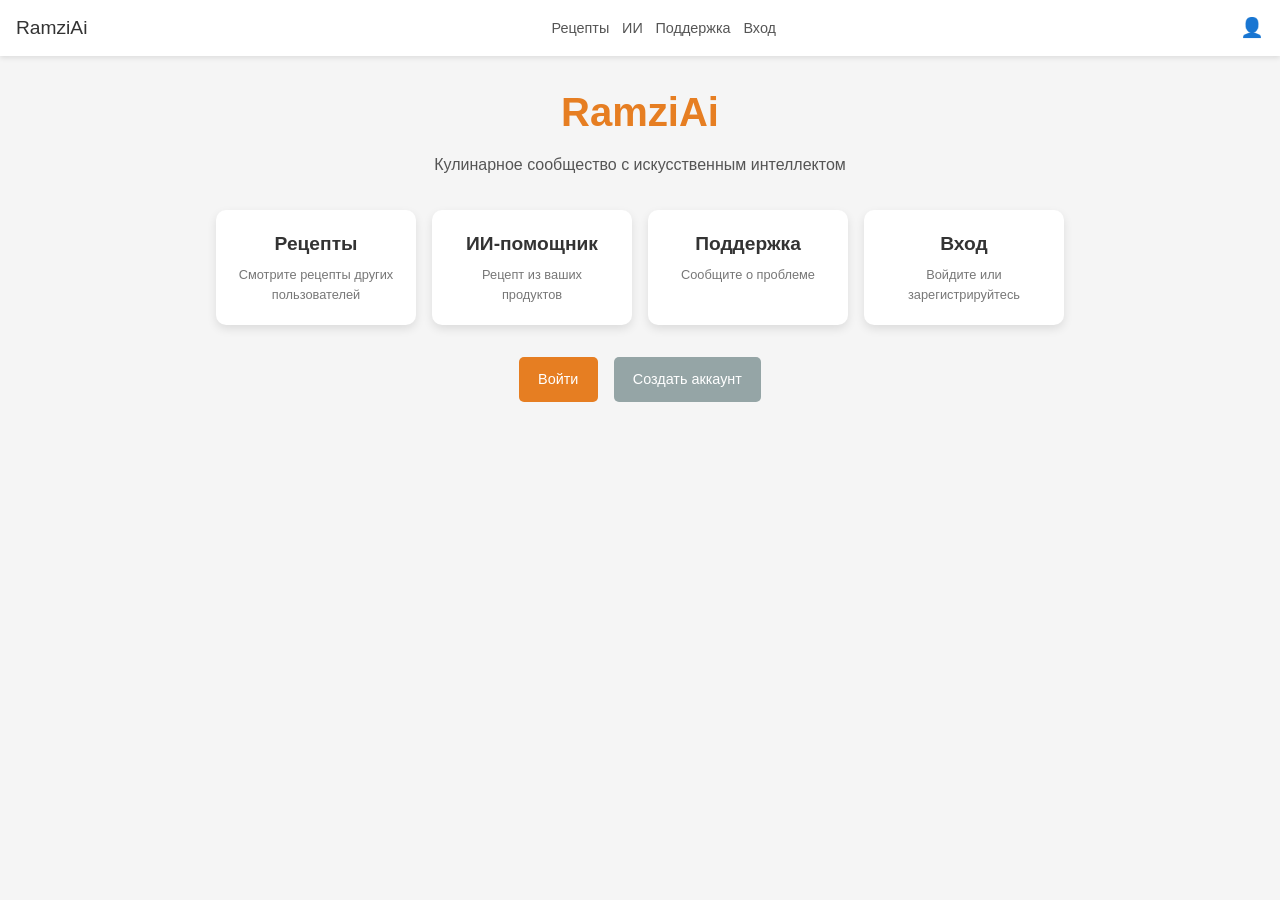
<file: index.html>
<!DOCTYPE html>
<html lang="ru">
<head>
  <meta charset="UTF-8">
  <meta name="viewport" content="width=device-width, initial-scale=1.0, maximum-scale=1.0, user-scalable=yes">
  <title>RamziAi - Добро пожаловать</title>
  <link rel="stylesheet" href="style.css">
  <style>
    .welcome-container {
      text-align: center;
      margin-top: 1.5rem;
    }
    .welcome-title {
      font-size: 2.5rem;
      color: #e67e22;
      margin-bottom: 0.5rem;
    }
    .welcome-subtitle {
      font-size: 1rem;
      color: #555;
      margin-bottom: 2rem;
      padding: 0 1rem;
    }
    .nav-cards {
      display: flex;
      flex-wrap: wrap;
      justify-content: center;
      gap: 1rem;
      max-width: 1000px;
      margin: 0 auto;
    }
    .nav-card {
      background: #fff;
      border-radius: 10px;
      padding: 1.2rem;
      width: calc(50% - 0.5rem);
      min-width: 160px;
      max-width: 200px;
      box-shadow: 0 4px 10px rgba(0,0,0,0.1);
      transition: transform 0.3s;
      text-decoration: none;
      color: #333;
    }
    .nav-card:hover {
      transform: translateY(-5px);
    }
    .nav-card span {
      font-size: 2.5rem;
      display: block;
      margin-bottom: 0.5rem;
    }
    .nav-card h3 {
      font-size: 1.2rem;
      margin-bottom: 0.3rem;
    }
    .nav-card p {
      color: #777;
      font-size: 0.8rem;
    }
    .welcome-footer {
      margin-top: 2rem;
      display: flex;
      gap: 1rem;
      justify-content: center;
      flex-wrap: wrap;
    }
    .welcome-footer .btn {
      margin: 0;
    }

    @media (max-width: 480px) {
      .welcome-title {
        font-size: 2rem;
      }
      .nav-card {
        width: 100%;
        max-width: 280px;
      }
      .welcome-subtitle {
        font-size: 0.9rem;
      }
    }
  </style>
</head>
<body>
  <header>
    <div class="logo-home">
      <a href="index.html">RamziAi</a>
    </div>
    <nav>
      <ul>
        <li><a href="recipes.html">Рецепты</a></li>
        <li><a href="ai.html">ИИ</a></li>
        <li><a href="support.html">Поддержка</a></li>
        <li><a href="login.html">Вход</a></li>
      </ul>
    </nav>
    <div class="profile-icon">
      <a href="account.html">👤</a>
    </div>
  </header>

  <main>
    <div class="welcome-container">
      <h1 class="welcome-title">RamziAi</h1>
      <p class="welcome-subtitle">Кулинарное сообщество с искусственным интеллектом</p>

      <div class="nav-cards">
        <a href="recipes.html" class="nav-card">
          <h3>Рецепты</h3>
          <p>Смотрите рецепты других пользователей</p>
        </a>
        <a href="ai.html" class="nav-card">
          <h3>ИИ-помощник</h3>
          <p>Рецепт из ваших продуктов</p>
        </a>
        <a href="support.html" class="nav-card">
          <h3>Поддержка</h3>
          <p>Сообщите о проблеме</p>
        </a>
        <a href="login.html" class="nav-card">
          <h3>Вход</h3>
          <p>Войдите или зарегистрируйтесь</p>
        </a>
      </div>

      <div class="welcome-footer">
        <a href="login.html" class="btn">Войти</a>
        <a href="register.html" class="btn" style="background: #95a5a6;">Создать аккаунт</a>
      </div>
    </div>
  </main>
</body>
</html>
</file>
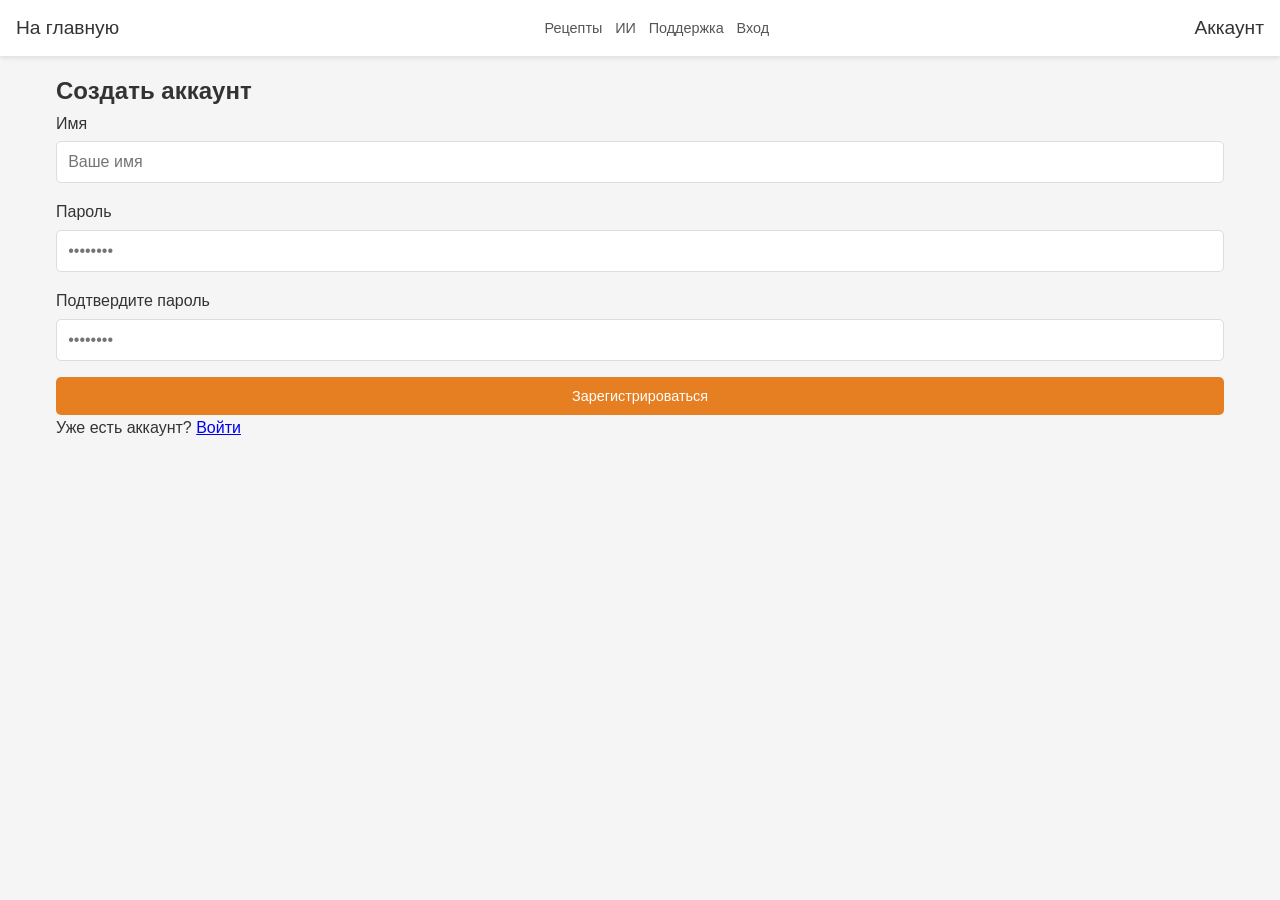
<file: acces.html>
<!DOCTYPE html>
<html lang="en">

<head>
    <script src=>"https://vdqdlmgrweyhdvtqwlem.supabase.co"</script>
    <meta charset="UTF-8">
    <meta name="viewport" content="width=device-width, initial-scale=1.0">
    <title>RamziAi - Мой аккаунт</title>
    <link rel="stylesheet" href="style.css">
    <style>
      .profile-container {
        max-width: 600px;
        margin: 2rem auto;
        background: #fff;
        border-radius: 10px;
        padding: 2rem;
        box-shadow: 0 4px 15px rgba(0,0,0,0.1);
        text-align: center;
      }
      .avatar {
        font-size: 6rem;
        margin-bottom: 1rem;
      }
      .username {
        font-size: 2rem;
        color: #2c3e50;
        margin-bottom: 0.5rem;
      }
      .member-since {
        color: #777;
        margin-bottom: 2rem;
      }
      .profile-stats {
        display: flex;
        justify-content: center;
        gap: 2rem;
        margin-bottom: 2rem;
        padding: 1rem 0;
        border-top: 1px solid #eee;
        border-bottom: 1px solid #eee;
      }
      .stat {
        text-align: center;
      }
      .stat-value {
        font-size: 1.5rem;
        font-weight: bold;
        color: #e67e22;
      }
      .stat-label {
        color: #777;
      }
      .empty-state {
        background: #f9f9f9;
        border-radius: 8px;
        padding: 2rem;
        color: #999;
      }
      .profile-actions {
        display: flex;
        gap: 1rem;
        justify-content: center;
        margin-top: 2rem;
      }
    </style>
</head>

<header>
    <script></script>
  <div class="logo-home">
    <a href="index.html">На главную</a>
  </div>
  <nav>
    <ul>
      <li><a href="recipes.html">Рецепты</a></li>
      <li><a href="ai.html">ИИ</a></li>
      <li><a href="support.html">Поддержка</a></li>
      <li><a href="login.html">Вход</a></li>
    </ul>
  </nav>
  <div class="profile-icon">
    <a href="account.html">Аккаунт</a>
  </div>
</header>

<main>
  <div class="register-container">
    <h2 class="register-title">Создать аккаунт</h2>
    <form>
      <div class="form-group">
        <label for="name">Имя</label>
        <input type="text" id="uname" placeholder="Ваше имя">
      </div>
      <div class="form-group">
        <label for="password">Пароль</label>
        <input type="password" id="password" placeholder="••••••••">
      </div>
      <div class="form-group">
        <label for="confirm">Подтвердите пароль</label>
        <input type="password" id="spassword" placeholder="••••••••">
      </div>
      <button type="submit" id="submit" class="btn" style="width: 100%;">Зарегистрироваться</button>
    </form>
    <div class="register-footer">
      Уже есть аккаунт? <a href="login.html">Войти</a>
    </div>
  </div>
</main>
</body>
    <script>

document.querySelector("form").onsubmit= async function(e) {
    e.preventDefault();
    var u= document.querySelector("#uname").value;
    var p = document.querySelector("#password").value;
    var s = document.querySelector("#submit");
    s.setAttribute('disabled', '1')
    var res = await sessi.from('users').insert({ User: u, Password: p }).select();
            console.log(res);
    s.removeAttribute('disabled'); 
    if(res.error==null) { alert("vse ok"); }
    else { alert(  res.error.details ); }
    //ins();
}


        var sessi = supabase.createClient('https://sb_publishable_NH5f2c0Y-9jqBqOidJIEHg_1-Cqnqc2');
        console.log(sessi);
   

    </script>


</body>

</html>
</file>
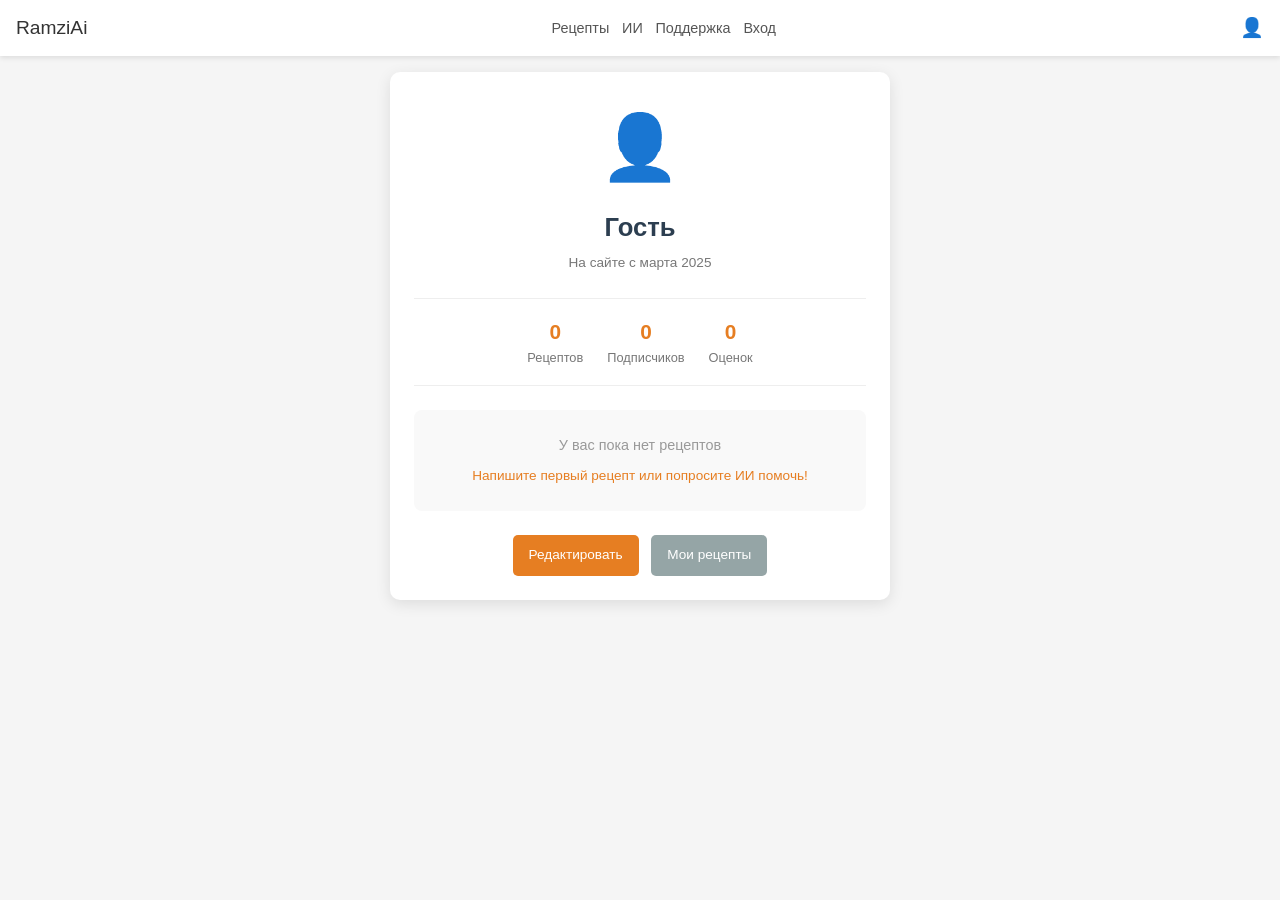
<file: account.html>
<!DOCTYPE html>
<html lang="ru">
<head>
  <meta charset="UTF-8">
  <meta name="viewport" content="width=device-width, initial-scale=1.0, maximum-scale=1.0, user-scalable=yes">
  <title>RamziAi - Мой аккаунт</title>
  <link rel="stylesheet" href="style.css">
  <style>
    .profile-container {
      max-width: 500px;
      margin: 1rem auto;
      background: #fff;
      border-radius: 10px;
      padding: 1.5rem;
      box-shadow: 0 4px 15px rgba(0,0,0,0.1);
      text-align: center;
    }
    .avatar {
      font-size: 4rem;
      margin-bottom: 0.5rem;
    }
    .username {
      font-size: 1.6rem;
      color: #2c3e50;
      margin-bottom: 0.3rem;
    }
    .member-since {
      color: #777;
      margin-bottom: 1.5rem;
      font-size: 0.85rem;
    }
    .profile-stats {
      display: flex;
      justify-content: center;
      gap: 1.5rem;
      margin-bottom: 1.5rem;
      padding: 1rem 0;
      border-top: 1px solid #eee;
      border-bottom: 1px solid #eee;
      flex-wrap: wrap;
    }
    .stat {
      text-align: center;
    }
    .stat-value {
      font-size: 1.3rem;
      font-weight: bold;
      color: #e67e22;
    }
    .stat-label {
      color: #777;
      font-size: 0.8rem;
    }
    .empty-state {
      background: #f9f9f9;
      border-radius: 8px;
      padding: 1.5rem;
      color: #999;
    }
    .empty-state p {
      font-size: 0.9rem;
    }
    .profile-actions {
      display: flex;
      gap: 0.8rem;
      justify-content: center;
      margin-top: 1.5rem;
      flex-wrap: wrap;
    }
    .profile-actions .btn {
      font-size: 0.85rem;
      padding: 0.6rem 1rem;
    }

    @media (max-width: 480px) {
      .profile-container {
        margin: 0.8rem;
        padding: 1rem;
      }
      .username {
        font-size: 1.3rem;
      }
      .profile-stats {
        gap: 1rem;
      }
      .profile-actions {
        flex-direction: column;
      }
      .profile-actions .btn {
        width: 100%;
      }
    }
  </style>
</head>
<body>
  <header>
    <div class="logo-home">
      <a href="index.html">RamziAi</a>
    </div>
    <nav>
      <ul>
        <li><a href="recipes.html">Рецепты</a></li>
        <li><a href="ai.html">ИИ</a></li>
        <li><a href="support.html">Поддержка</a></li>
        <li><a href="login.html">Вход</a></li>
      </ul>
    </nav>
    <div class="profile-icon">
      <a href="account.html">👤</a>
    </div>
  </header>

  <main>
    <div class="profile-container">
      <div class="avatar">👤</div>
      <h1 class="username">Гость</h1>
      <div class="member-since">На сайте с марта 2025</div>

      <div class="profile-stats">
        <div class="stat">
          <div class="stat-value">0</div>
          <div class="stat-label">Рецептов</div>
        </div>
        <div class="stat">
          <div class="stat-value">0</div>
          <div class="stat-label">Подписчиков</div>
        </div>
        <div class="stat">
          <div class="stat-value">0</div>
          <div class="stat-label">Оценок</div>
        </div>
      </div>

      <div class="empty-state">
        <p>У вас пока нет рецептов</p>
        <p style="margin-top: 0.5rem; color: #e67e22; font-size: 0.85rem;">Напишите первый рецепт или попросите ИИ помочь!</p>
      </div>

      <div class="profile-actions">
        <a href="#" class="btn">Редактировать</a>
        <a href="#" class="btn" style="background: #95a5a6;">Мои рецепты</a>
      </div>
    </div>
  </main>
</body>
</html>
</file>
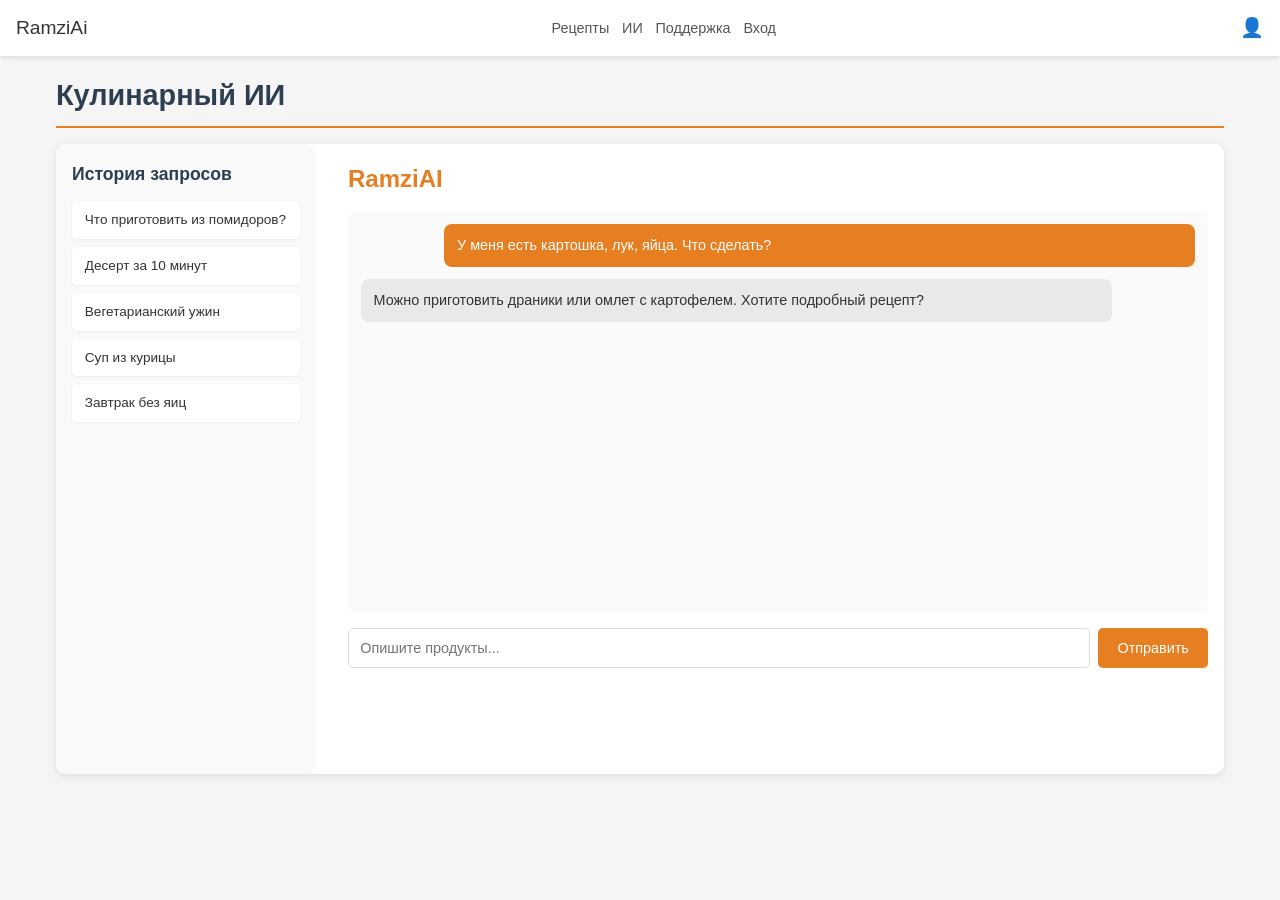
<file: ai.html>
<!DOCTYPE html>
<html lang="ru">
<head>
  <meta charset="UTF-8">
  <meta name="viewport" content="width=device-width, initial-scale=1.0, maximum-scale=1.0, user-scalable=yes">
  <title>RamziAi - ИИ помощник</title>
  <link rel="stylesheet" href="style.css">
  <style>
    .ai-container {
      display: flex;
      flex-direction: column;
      gap: 1rem;
      background: #fff;
      border-radius: 10px;
      box-shadow: 0 2px 10px rgba(0,0,0,0.1);
      min-height: 70vh;
    }
    .history-sidebar {
      background: #f9f9f9;
      padding: 1rem;
      border-radius: 10px;
      order: 2;
    }
    .history-sidebar h3 {
      margin-bottom: 0.8rem;
      color: #2c3e50;
      font-size: 1.1rem;
    }
    .history-list {
      list-style: none;
      display: flex;
      flex-wrap: wrap;
      gap: 0.5rem;
    }
    .history-list li {
      padding: 0.5rem 0.8rem;
      background: #fff;
      border-radius: 20px;
      box-shadow: 0 1px 3px rgba(0,0,0,0.05);
      cursor: default;
      font-size: 0.85rem;
    }
    .chat-main {
      flex: 1;
      padding: 1rem;
      display: flex;
      flex-direction: column;
      order: 1;
    }
    .chat-header {
      font-size: 1.5rem;
      font-weight: bold;
      color: #e67e22;
      margin-bottom: 0.8rem;
    }
    .chat-messages {
      flex: 1;
      background: #fafafa;
      border-radius: 8px;
      padding: 0.8rem;
      margin-bottom: 1rem;
      overflow-y: auto;
      max-height: 400px;
    }
    .message {
      margin-bottom: 0.8rem;
      padding: 0.6rem 0.8rem;
      border-radius: 8px;
      max-width: 90%;
      font-size: 0.9rem;
    }
    .message.user {
      background: #e67e22;
      color: #fff;
      align-self: flex-end;
      margin-left: auto;
    }
    .message.bot {
      background: #e9e9e9;
      color: #333;
      align-self: flex-start;
    }
    .chat-input-area {
      display: flex;
      gap: 0.5rem;
      flex-wrap: wrap;
    }
    .chat-input-area input {
      flex: 1;
      padding: 0.7rem;
      border: 1px solid #ddd;
      border-radius: 5px;
      font-size: 0.9rem;
      min-width: 150px;
    }
    .chat-input-area button {
      padding: 0.7rem 1.2rem;
      white-space: nowrap;
    }

    @media (min-width: 768px) {
      .ai-container {
        flex-direction: row;
      }
      .history-sidebar {
        width: 260px;
        order: 1;
      }
      .history-list {
        flex-direction: column;
      }
      .history-list li {
        border-radius: 5px;
      }
      .chat-main {
        order: 2;
      }
    }
  </style>
</head>
<body>
  <header>
    <div class="logo-home">
      <a href="index.html">RamziAi</a>
    </div>
    <nav>
      <ul>
        <li><a href="recipes.html">Рецепты</a></li>
        <li><a href="ai.html">ИИ</a></li>
        <li><a href="support.html">Поддержка</a></li>
        <li><a href="login.html">Вход</a></li>
      </ul>
    </nav>
    <div class="profile-icon">
      <a href="account.html">👤</a>
    </div>
  </header>

  <main>
    <h1 class="page-title">Кулинарный ИИ</h1>
    <div class="ai-container">
      <div class="history-sidebar">
        <h3>История запросов</h3>
        <ul class="history-list">
          <li>Что приготовить из помидоров?</li>
          <li>Десерт за 10 минут</li>
          <li>Вегетарианский ужин</li>
          <li>Суп из курицы</li>
          <li>Завтрак без яиц</li>
        </ul>
      </div>
      <div class="chat-main">
        <div class="chat-header">RamziAI</div>
        <div class="chat-messages">
          <div class="message user">У меня есть картошка, лук, яйца. Что сделать?</div>
          <div class="message bot">Можно приготовить драники или омлет с картофелем. Хотите подробный рецепт?</div>
        </div>
        <div class="chat-input-area">
          <input type="text" placeholder="Опишите продукты...">
          <button class="btn">Отправить</button>
        </div>
      </div>
    </div>
  </main>
</body>
</html>
</file>
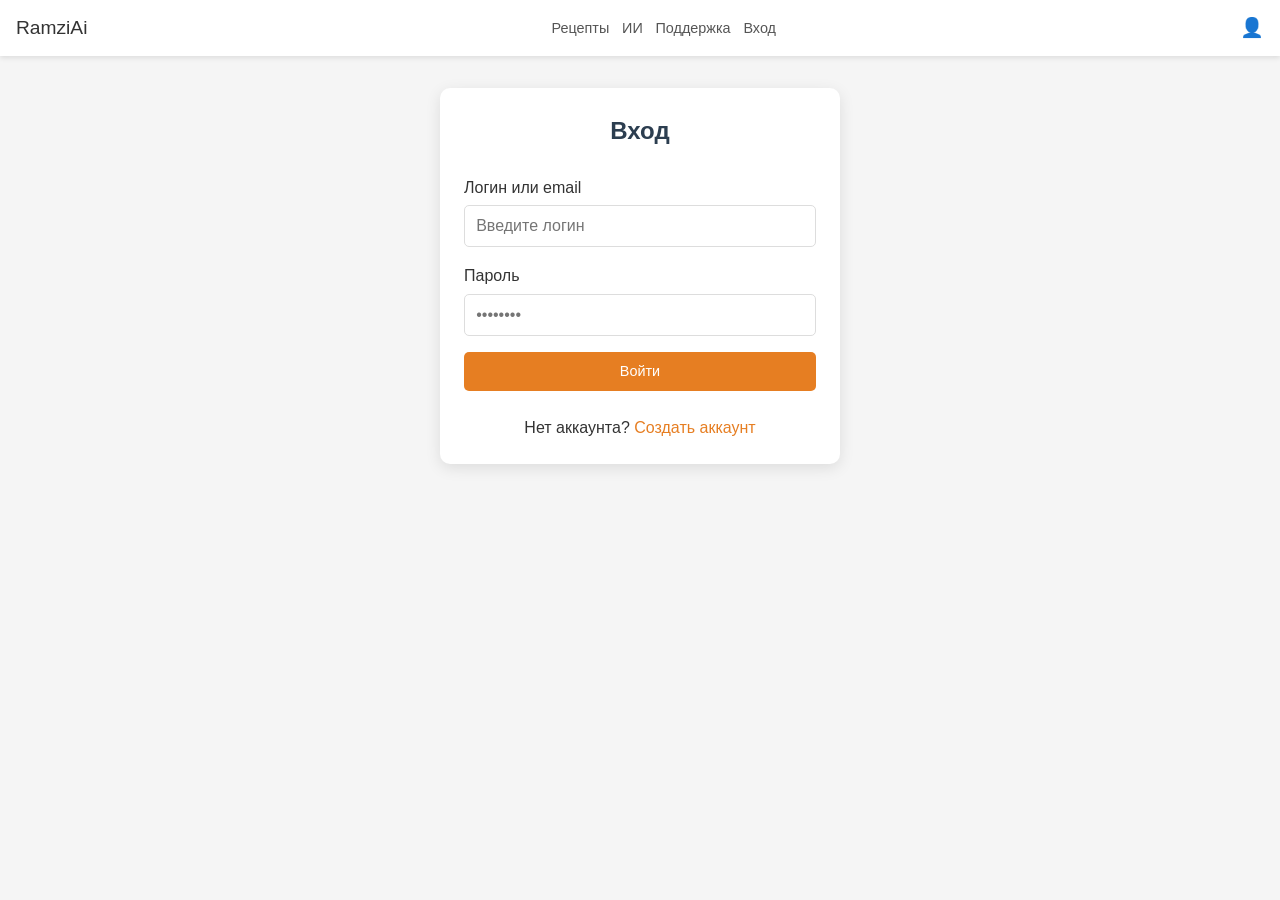
<file: login.html>
<!DOCTYPE html>
<html lang="ru">
<head>
  <meta charset="UTF-8">
  <meta name="viewport" content="width=device-width, initial-scale=1.0, maximum-scale=1.0, user-scalable=yes">
  <title>RamziAi - Вход</title>
  <link rel="stylesheet" href="style.css">
  <style>
    .login-container {
      max-width: 400px;
      margin: 2rem auto;
      background: #fff;
      border-radius: 10px;
      padding: 1.5rem;
      box-shadow: 0 4px 15px rgba(0,0,0,0.1);
    }
    .login-title {
      text-align: center;
      margin-bottom: 1.5rem;
      color: #2c3e50;
      font-size: 1.5rem;
    }
    .login-footer {
      text-align: center;
      margin-top: 1.5rem;
    }
    .login-footer a {
      color: #e67e22;
      text-decoration: none;
    }

    @media (max-width: 480px) {
      .login-container {
        margin: 1rem;
        padding: 1.2rem;
      }
      .login-title {
        font-size: 1.3rem;
      }
    }
  </style>
</head>
<body>
  <header>
    <div class="logo-home">
      <a href="index.html">RamziAi</a>
    </div>
    <nav>
      <ul>
        <li><a href="recipes.html">Рецепты</a></li>
        <li><a href="ai.html">ИИ</a></li>
        <li><a href="support.html">Поддержка</a></li>
        <li><a href="login.html">Вход</a></li>
      </ul>
    </nav>
    <div class="profile-icon">
      <a href="account.html">👤</a>
    </div>
  </header>

  <main>
    <div class="login-container">
      <h2 class="login-title">Вход</h2>
      <form>
        <div class="form-group">
          <label for="username">Логин или email</label>
          <input type="text" id="username" placeholder="Введите логин">
        </div>
        <div class="form-group">
          <label for="password">Пароль</label>
          <input type="password" id="password" placeholder="••••••••">
        </div>
        <button type="submit" class="btn" style="width: 100%;">Войти</button>
      </form>
      <div class="login-footer">
        Нет аккаунта? <a href="register.html">Создать аккаунт</a>
      </div>
    </div>
  </main>
</body>
</html>
</file>
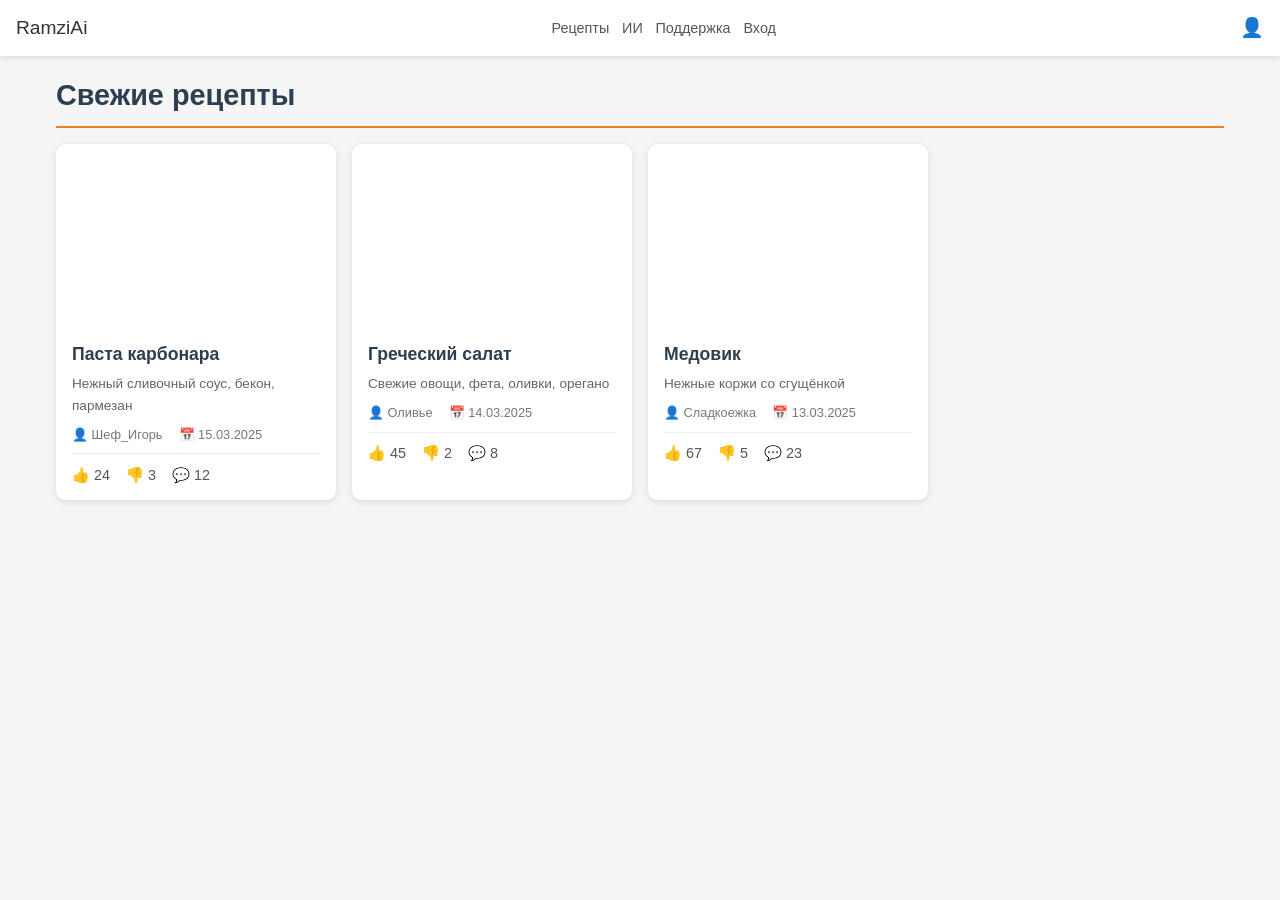
<file: recipes.html>
<!DOCTYPE html>
<html lang="ru">
<head>
  <meta charset="UTF-8">
  <meta name="viewport" content="width=device-width, initial-scale=1.0, maximum-scale=1.0, user-scalable=yes">
  <title>RamziAi - Рецепты</title>
  <link rel="stylesheet" href="style.css">
  <style>
    .recipes-grid {
      display: grid;
      grid-template-columns: repeat(auto-fill, minmax(280px, 1fr));
      gap: 1rem;
    }
    .recipe-card {
      background: #fff;
      border-radius: 10px;
      overflow: hidden;
      box-shadow: 0 2px 8px rgba(0,0,0,0.1);
      transition: transform 0.3s;
    }
    .recipe-card:hover {
      transform: translateY(-3px);
    }
    .recipe-img {
      height: 180px;
      background-size: cover;
      background-position: center;
      background-repeat: no-repeat;
    }
    .recipe-content {
      padding: 1rem;
    }
    .recipe-title {
      font-size: 1.1rem;
      margin-bottom: 0.3rem;
      color: #2c3e50;
    }
    .recipe-content p {
      font-size: 0.85rem;
      color: #666;
    }
    .recipe-meta {
      display: flex;
      gap: 1rem;
      margin: 0.5rem 0;
      color: #777;
      font-size: 0.8rem;
      flex-wrap: wrap;
    }
    .recipe-meta span {
      display: flex;
      align-items: center;
      gap: 0.2rem;
    }
    .recipe-actions {
      display: flex;
      gap: 1rem;
      border-top: 1px solid #eee;
      padding-top: 0.8rem;
      margin-top: 0.5rem;
      flex-wrap: wrap;
    }
    .recipe-actions button {
      background: none;
      border: none;
      font-size: 0.9rem;
      cursor: pointer;
      color: #555;
      display: flex;
      align-items: center;
      gap: 0.3rem;
    }
    .recipe-actions button:hover {
      color: #e67e22;
    }

    @media (max-width: 600px) {
      .recipes-grid {
        grid-template-columns: 1fr;
      }
      .recipe-img {
        height: 160px;
      }
    }
  </style>
</head>
<body>
  <header>
    <div class="logo-home">
      <a href="index.html">RamziAi</a>
    </div>
    <nav>
      <ul>
        <li><a href="recipes.html">Рецепты</a></li>
        <li><a href="ai.html">ИИ</a></li>
        <li><a href="support.html">Поддержка</a></li>
        <li><a href="login.html">Вход</a></li>
      </ul>
    </nav>
    <div class="profile-icon">
      <a href="account.html">👤</a>
    </div>
  </header>

  <main>
    <h1 class="page-title">Свежие рецепты</h1>
    <div class="recipes-grid">

      <div class="recipe-card">
        <div class="recipe-img" style="background-image: url('https://static.tildacdn.com/tild6164-6239-4561-a130-376437623033/_4.png');"></div>
        <div class="recipe-content">
          <h3 class="recipe-title">Паста карбонара</h3>
          <p>Нежный сливочный соус, бекон, пармезан</p>
          <div class="recipe-meta">
            <span>👤 Шеф_Игорь</span>
            <span>📅 15.03.2025</span>
          </div>
          <div class="recipe-actions">
            <button>👍 24</button>
            <button>👎 3</button>
            <button>💬 12</button>
          </div>
        </div>
      </div>

      <div class="recipe-card">
        <div class="recipe-img" style="background-image: url('https://art-lunch.ru/content/uploads/2018/07/Greek_salad_01.jpg');"></div>
        <div class="recipe-content">
          <h3 class="recipe-title">Греческий салат</h3>
          <p>Свежие овощи, фета, оливки, орегано</p>
          <div class="recipe-meta">
            <span>👤 Оливье</span>
            <span>📅 14.03.2025</span>
          </div>
          <div class="recipe-actions">
            <button>👍 45</button>
            <button>👎 2</button>
            <button>💬 8</button>
          </div>
        </div>
      </div>

      <div class="recipe-card">
        <div class="recipe-img" style="background-image: url('https://difoodlover.com/wp-content/uploads/2022/04/photo_2023-05-10_18-56-03.jpg.webp');"></div>
        <div class="recipe-content">
          <h3 class="recipe-title">Медовик</h3>
          <p>Нежные коржи со сгущёнкой</p>
          <div class="recipe-meta">
            <span>👤 Сладкоежка</span>
            <span>📅 13.03.2025</span>
          </div>
          <div class="recipe-actions">
            <button>👍 67</button>
            <button>👎 5</button>
            <button>💬 23</button>
          </div>
        </div>
      </div>

    </div>
  </main>
</body>
</html>
</file>
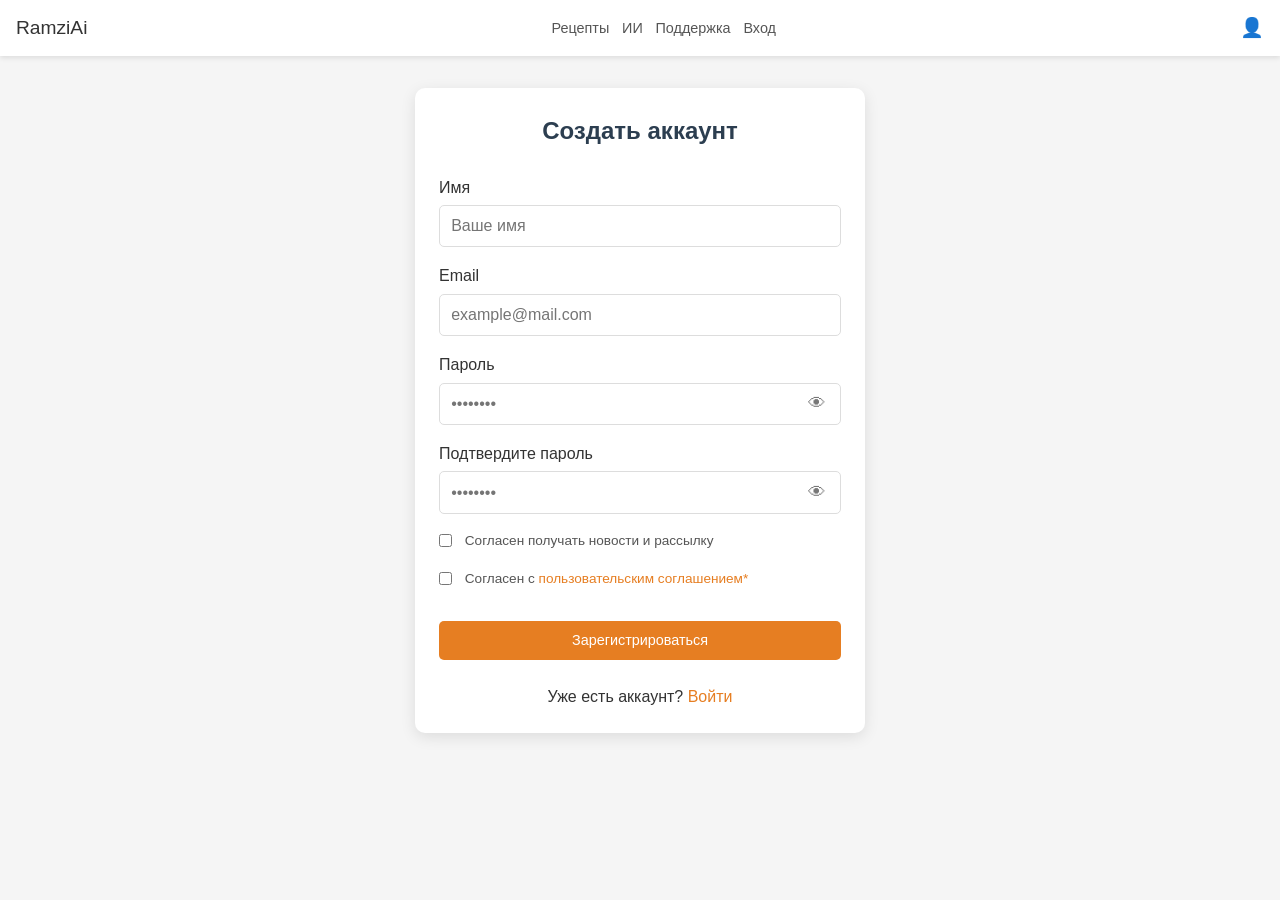
<file: register.html>
<!DOCTYPE html>
<html lang="ru">
<head>
  <meta charset="UTF-8">
  <meta name="viewport" content="width=device-width, initial-scale=1.0, maximum-scale=1.0, user-scalable=yes">
  <title>RamziAi - Регистрация</title>
  <link rel="stylesheet" href="style.css">
  <style>
    .register-container {
      max-width: 450px;
      margin: 2rem auto;
      background: #fff;
      border-radius: 10px;
      padding: 1.5rem;
      box-shadow: 0 4px 15px rgba(0,0,0,0.1);
    }
    .register-title {
      text-align: center;
      margin-bottom: 1.5rem;
      color: #2c3e50;
      font-size: 1.5rem;
    }
    .register-footer {
      text-align: center;
      margin-top: 1.5rem;
    }
    .register-footer a {
      color: #e67e22;
      text-decoration: none;
    }
    .password-wrapper {
      position: relative;
      display: flex;
      align-items: center;
    }
    .password-wrapper input {
      flex: 1;
      padding-right: 40px;
    }
    .toggle-password {
      position: absolute;
      right: 10px;
      background: none;
      border: none;
      font-size: 1.1rem;
      cursor: pointer;
      color: #777;
      padding: 5px;
    }
    .toggle-password:hover {
      color: #e67e22;
    }
    .checkbox-group {
      margin: 1rem 0;
    }
    .checkbox-label {
      display: flex;
      align-items: center;
      gap: 0.5rem;
      cursor: pointer;
      color: #555;
      font-size: 0.85rem;
    }
    .checkbox-label input[type="checkbox"] {
      width: auto;
      margin-right: 0.3rem;
      cursor: pointer;
    }
    .terms-link {
      color: #e67e22;
      text-decoration: none;
    }
    .required-star {
      color: #e67e22;
    }

    @media (max-width: 480px) {
      .register-container {
        margin: 1rem;
        padding: 1.2rem;
      }
      .register-title {
        font-size: 1.3rem;
      }
      .checkbox-label {
        font-size: 0.8rem;
      }
    }
  </style>
</head>
<body>
  <header>
    <div class="logo-home">
      <a href="index.html">RamziAi</a>
    </div>
    <nav>
      <ul>
        <li><a href="recipes.html">Рецепты</a></li>
        <li><a href="ai.html">ИИ</a></li>
        <li><a href="support.html">Поддержка</a></li>
        <li><a href="login.html">Вход</a></li>
      </ul>
    </nav>
    <div class="profile-icon">
      <a href="account.html">👤</a>
    </div>
  </header>
  <main>
    <div class="register-container">
      <h2 class="register-title">Создать аккаунт</h2>
      <form id="registerForm">
        <div class="form-group">
          <label for="name">Имя</label>
          <input type="text" id="name" placeholder="Ваше имя">
        </div>        
        <div class="form-group">
          <label for="email">Email</label>
          <input type="email" id="email" placeholder="example@mail.com">
        </div>
        <div class="form-group">
          <label for="password">Пароль</label>
          <div class="password-wrapper">
            <input type="password" id="password" placeholder="••••••••">
            <button type="button" class="toggle-password" onclick="togglePassword('password', this)">👁</button>
          </div>
        </div>
        <div class="form-group">
          <label for="confirm">Подтвердите пароль</label>
          <div class="password-wrapper">
            <input type="password" id="confirm" placeholder="••••••••">
            <button type="button" class="toggle-password" onclick="togglePassword('confirm', this)">👁</button>
          </div>
        </div>
        <div class="checkbox-group">
          <label class="checkbox-label">
            <input type="checkbox" id="newsletter">
            <span>Согласен получать новости и рассылку</span>
          </label>
        </div>
        
        <div class="checkbox-group">
          <label class="checkbox-label">
            <input type="checkbox" id="terms" required>
            <span>Согласен с <a href="#" class="terms-link">пользовательским соглашением</a><span class="required-star">*</span></span>
          </label>
        </div>
        <button type="submit" class="btn" style="width: 100%; margin-top: 1rem;">Зарегистрироваться</button>
      </form>
      <div class="register-footer">
        Уже есть аккаунт? <a href="login.html">Войти</a>
      </div>
    </div>
  </main>
  <script>
    function togglePassword(inputId, button) {
      const input = document.getElementById(inputId);
      if (input.type === "password") {
        input.type = "text";
        button.textContent = "🙈";
      } else {
        input.type = "password";
        button.textContent = "👁";
      }
    }
  </script>
</body>
</file>
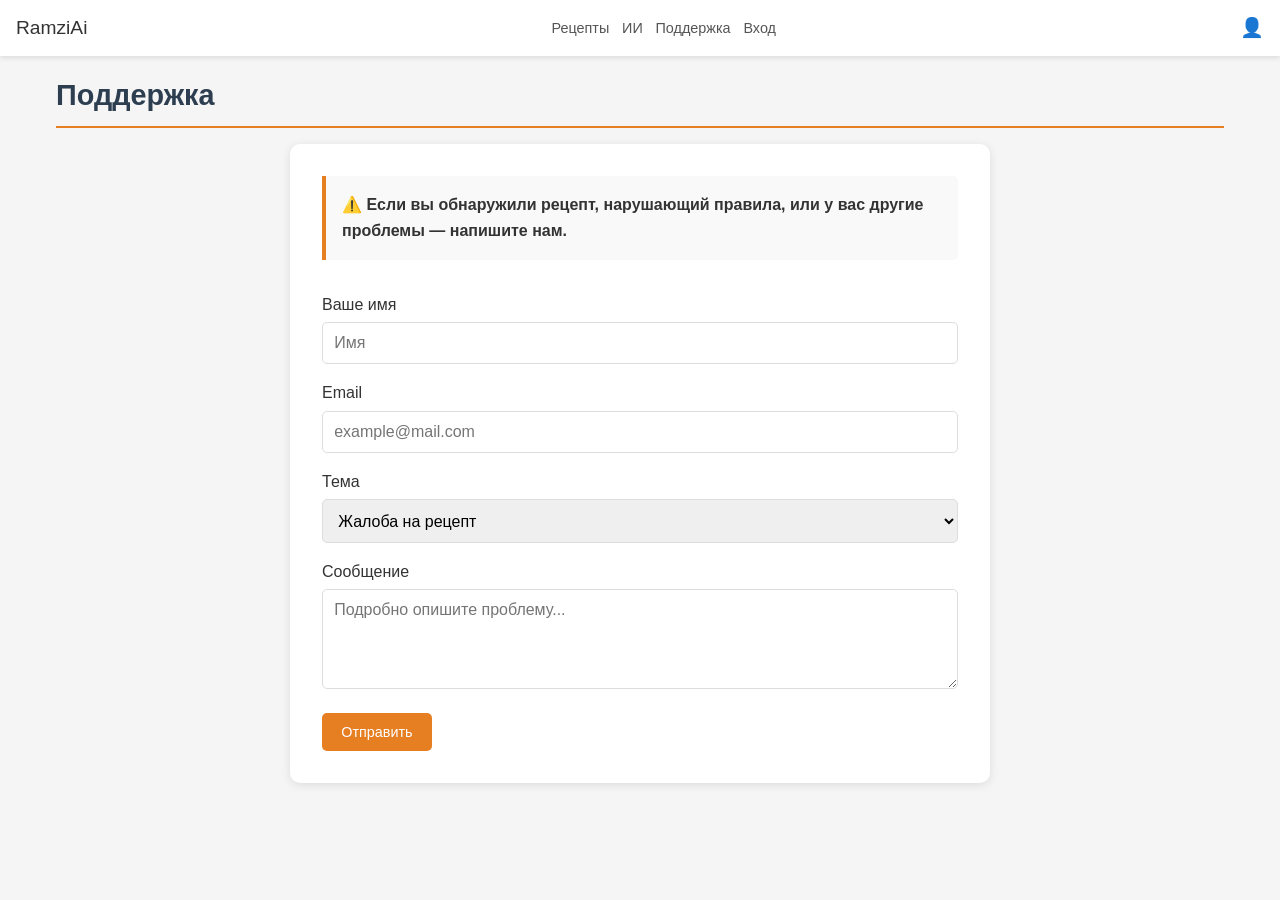
<file: support.html>
<!DOCTYPE html>
<html lang="ru">
<head>
  <meta charset="UTF-8">
  <meta name="viewport" content="width=device-width, initial-scale=1.0">
  <title>RamziAi - Поддержка</title>
  <link rel="stylesheet" href="style.css">
  <style>
    .support-container {
      max-width: 700px;
      margin: 0 auto;
      background: #fff;
      border-radius: 10px;
      padding: 2rem;
      box-shadow: 0 2px 10px rgba(0,0,0,0.1);
    }
    .support-info {
      background: #f9f9f9;
      border-left: 4px solid #e67e22;
      padding: 1rem;
      margin-bottom: 2rem;
      border-radius: 0 5px 5px 0;
    }
  </style>
</head>
<body>
  <header>
    <div class="logo-home">
      <a href="index.html">RamziAi</a>
    </div>
    <nav>
      <ul>
        <li><a href="recipes.html">Рецепты</a></li>
        <li><a href="ai.html">ИИ</a></li>
        <li><a href="support.html">Поддержка</a></li>
        <li><a href="login.html">Вход</a></li>
      </ul>
    </nav>
    <div class="profile-icon">
      <a href="login.html">👤</a>
    </div>
  </header>

  <main>
    <h1 class="page-title">Поддержка</h1>
    <div class="support-container">
      <div class="support-info">
        <strong>⚠️ Если вы обнаружили рецепт, нарушающий правила, или у вас другие проблемы — напишите нам.</strong>
      </div>
      <form>
        <div class="form-group">
          <label for="name">Ваше имя</label>
          <input type="text" id="name" placeholder="Имя">
        </div>
        <div class="form-group">
          <label for="email">Email</label>
          <input type="email" id="email" placeholder="example@mail.com">
        </div>
        <div class="form-group">
          <label for="topic">Тема</label>
          <select id="topic">
            <option>Жалоба на рецепт</option>
            <option>Вопрос по работе сайта</option>
            <option>Предложение</option>
            <option>Другое</option>
          </select>
        </div>
        <div class="form-group">
          <label for="message">Сообщение</label>
          <textarea id="message" placeholder="Подробно опишите проблему..."></textarea>
        </div>
        <button type="submit" class="btn">Отправить</button>
      </form>
    </div>
  </main>
</body>
</html>
</file>
<file: style.css>
* {
    margin: 0;
    padding: 0;
    box-sizing: border-box;
    font-family: 'Segoe UI', Tahoma, Geneva, Verdana, sans-serif;
}

body {
    background-color: #f5f5f5;
    color: #333;
    line-height: 1.6;
}

/* Шапка - адаптивная */
header {
    background-color: #fff;
    box-shadow: 0 2px 5px rgba(0,0,0,0.1);
    padding: 0.8rem 1rem;
    display: flex;
    align-items: center;
    justify-content: space-between;
    flex-wrap: wrap;
    position: sticky;
    top: 0;
    z-index: 100;
    gap: 0.5rem;
}

.logo-home a {
    font-size: 1.2rem;
    text-decoration: none;
    color: #333;
    white-space: nowrap;
}

/* Навигация - адаптивная */
nav ul {
    display: flex;
    list-style: none;
    gap: 0.8rem;
    flex-wrap: wrap;
    justify-content: center;
}

nav ul li a {
    text-decoration: none;
    color: #555;
    font-weight: 500;
    transition: color 0.3s;
    font-size: 0.9rem;
    white-space: nowrap;
}

nav ul li a:hover {
    color: #e67e22;
}

.profile-icon a {
    font-size: 1.2rem;
    text-decoration: none;
    color: #333;
    white-space: nowrap;
}

/* Основной контейнер */
main {
    max-width: 1200px;
    margin: 1rem auto;
    padding: 0 1rem;
}

/* Заголовки страниц */
.page-title {
    font-size: 1.8rem;
    margin-bottom: 1rem;
    color: #2c3e50;
    border-bottom: 2px solid #e67e22;
    padding-bottom: 0.5rem;
}

/* Карточки */
.card {
    background: #fff;
    border-radius: 8px;
    box-shadow: 0 2px 8px rgba(0,0,0,0.1);
    padding: 1rem;
    margin-bottom: 1rem;
}

/* Кнопки */
.btn {
    display: inline-block;
    background: #e67e22;
    color: #fff;
    padding: 0.7rem 1.2rem;
    border: none;
    border-radius: 5px;
    cursor: pointer;
    font-size: 0.9rem;
    transition: background 0.3s;
    text-decoration: none;
    text-align: center;
}

.btn:hover {
    background: #cf711f;
}

/* Формы */
.form-group {
    margin-bottom: 1rem;
}

.form-group label {
    display: block;
    margin-bottom: 0.3rem;
    font-weight: 500;
}

.form-group input,
.form-group textarea,
.form-group select {
    width: 100%;
    padding: 0.7rem;
    border: 1px solid #ddd;
    border-radius: 5px;
    font-size: 1rem;
}

.form-group textarea {
    resize: vertical;
    min-height: 100px;
}

/* ========== АДАПТИВНОСТЬ ДЛЯ МОБИЛЬНЫХ ========== */

/* Планшеты и маленькие ноутбуки */
@media (max-width: 768px) {
    header {
        padding: 0.6rem 1rem;
    }
    
    .logo-home a, .profile-icon a {
        font-size: 1rem;
    }
    
    nav ul {
        gap: 0.5rem;
    }
    
    nav ul li a {
        font-size: 0.8rem;
    }
    
    .page-title {
        font-size: 1.5rem;
    }
    
    main {
        margin: 0.8rem auto;
    }
}

/* Мобильные телефоны */
@media (max-width: 480px) {
    header {
        flex-direction: column;
        align-items: stretch;
        text-align: center;
    }
    
    .logo-home {
        margin-bottom: 0.3rem;
    }
    
    nav ul {
        justify-content: center;
        gap: 0.8rem;
    }
    
    nav ul li a {
        font-size: 0.75rem;
    }
    
    .profile-icon {
        position: absolute;
        top: 0.8rem;
        right: 1rem;
    }
    
    .page-title {
        font-size: 1.3rem;
    }
    
    .btn {
        padding: 0.6rem 1rem;
        font-size: 0.85rem;
    }
    
    .form-group input,
    .form-group textarea,
    .form-group select {
        padding: 0.6rem;
        font-size: 0.9rem;
    }
}

/* Очень маленькие телефоны */
@media (max-width: 360px) {
    nav ul {
        gap: 0.5rem;
    }
    
    nav ul li a {
        font-size: 0.7rem;
    }
    
    .btn {
        padding: 0.5rem 0.8rem;
        font-size: 0.8rem;
    }
}
</file>
